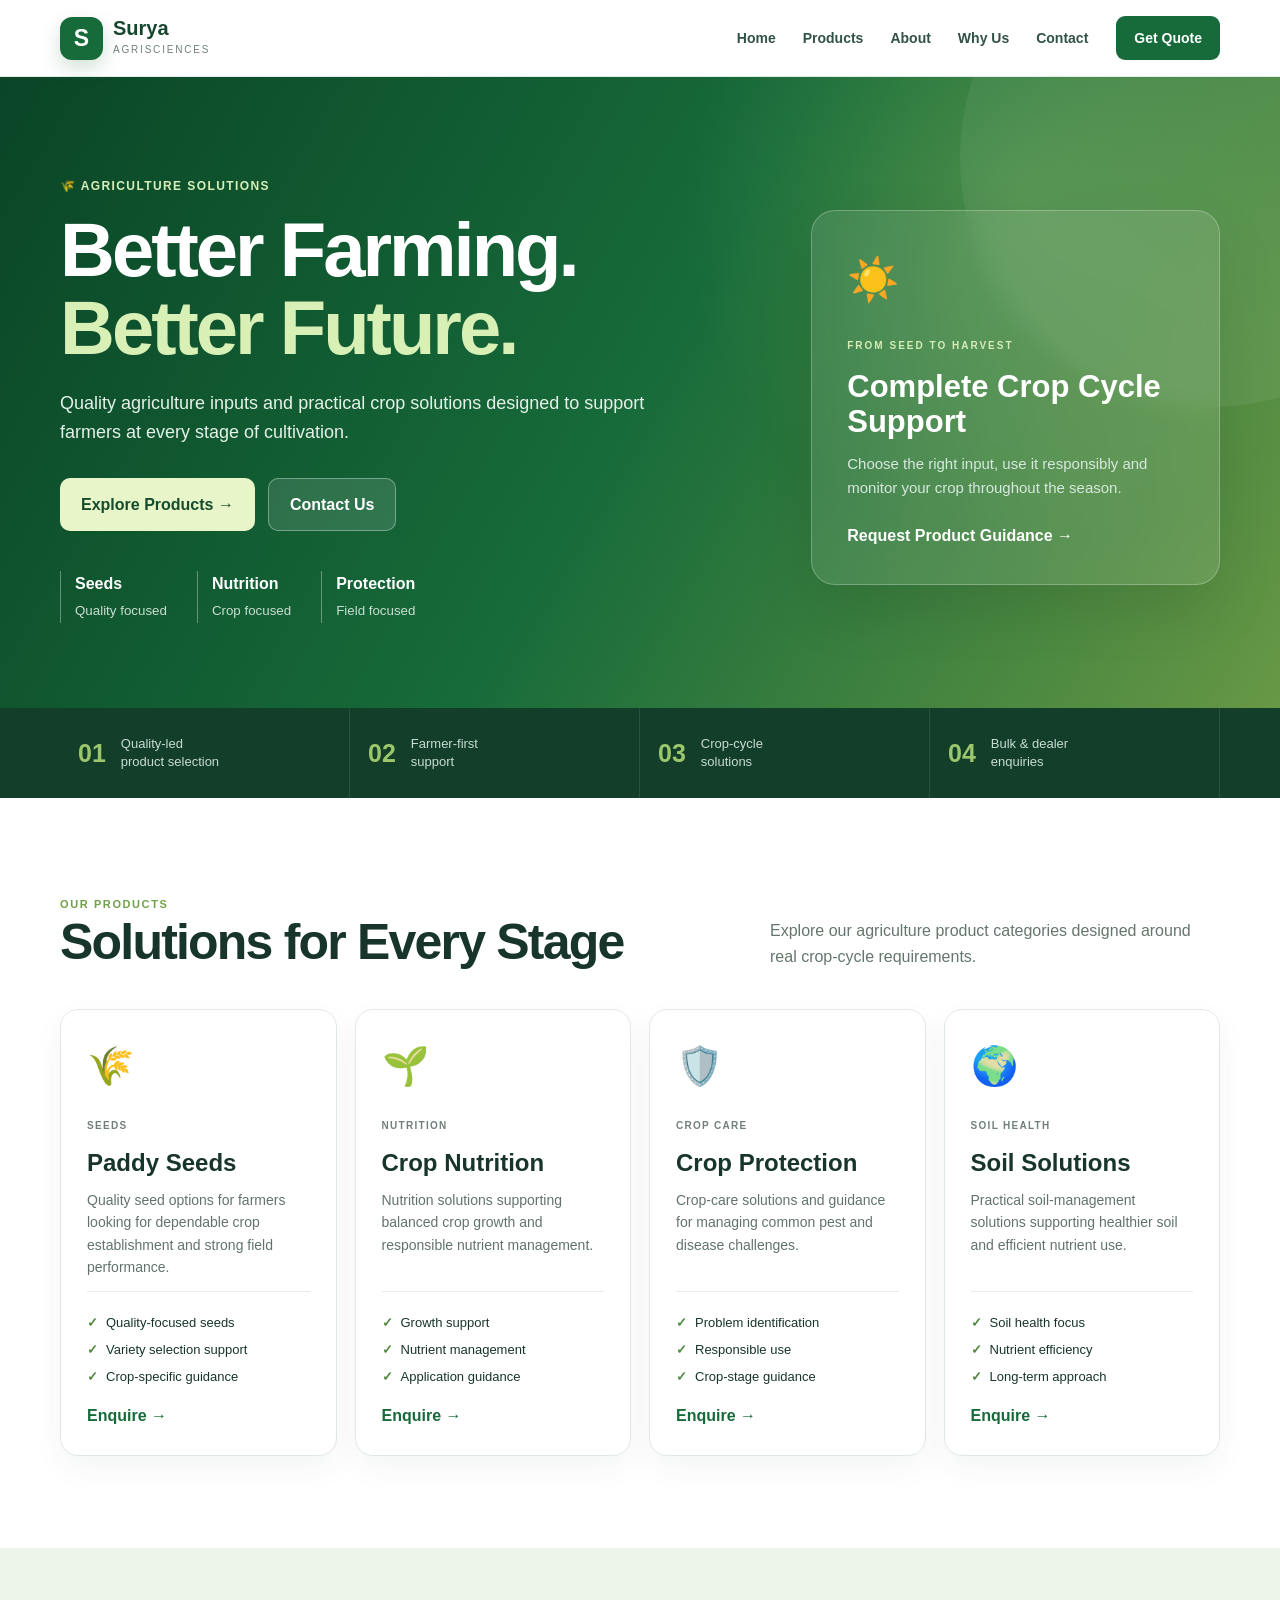
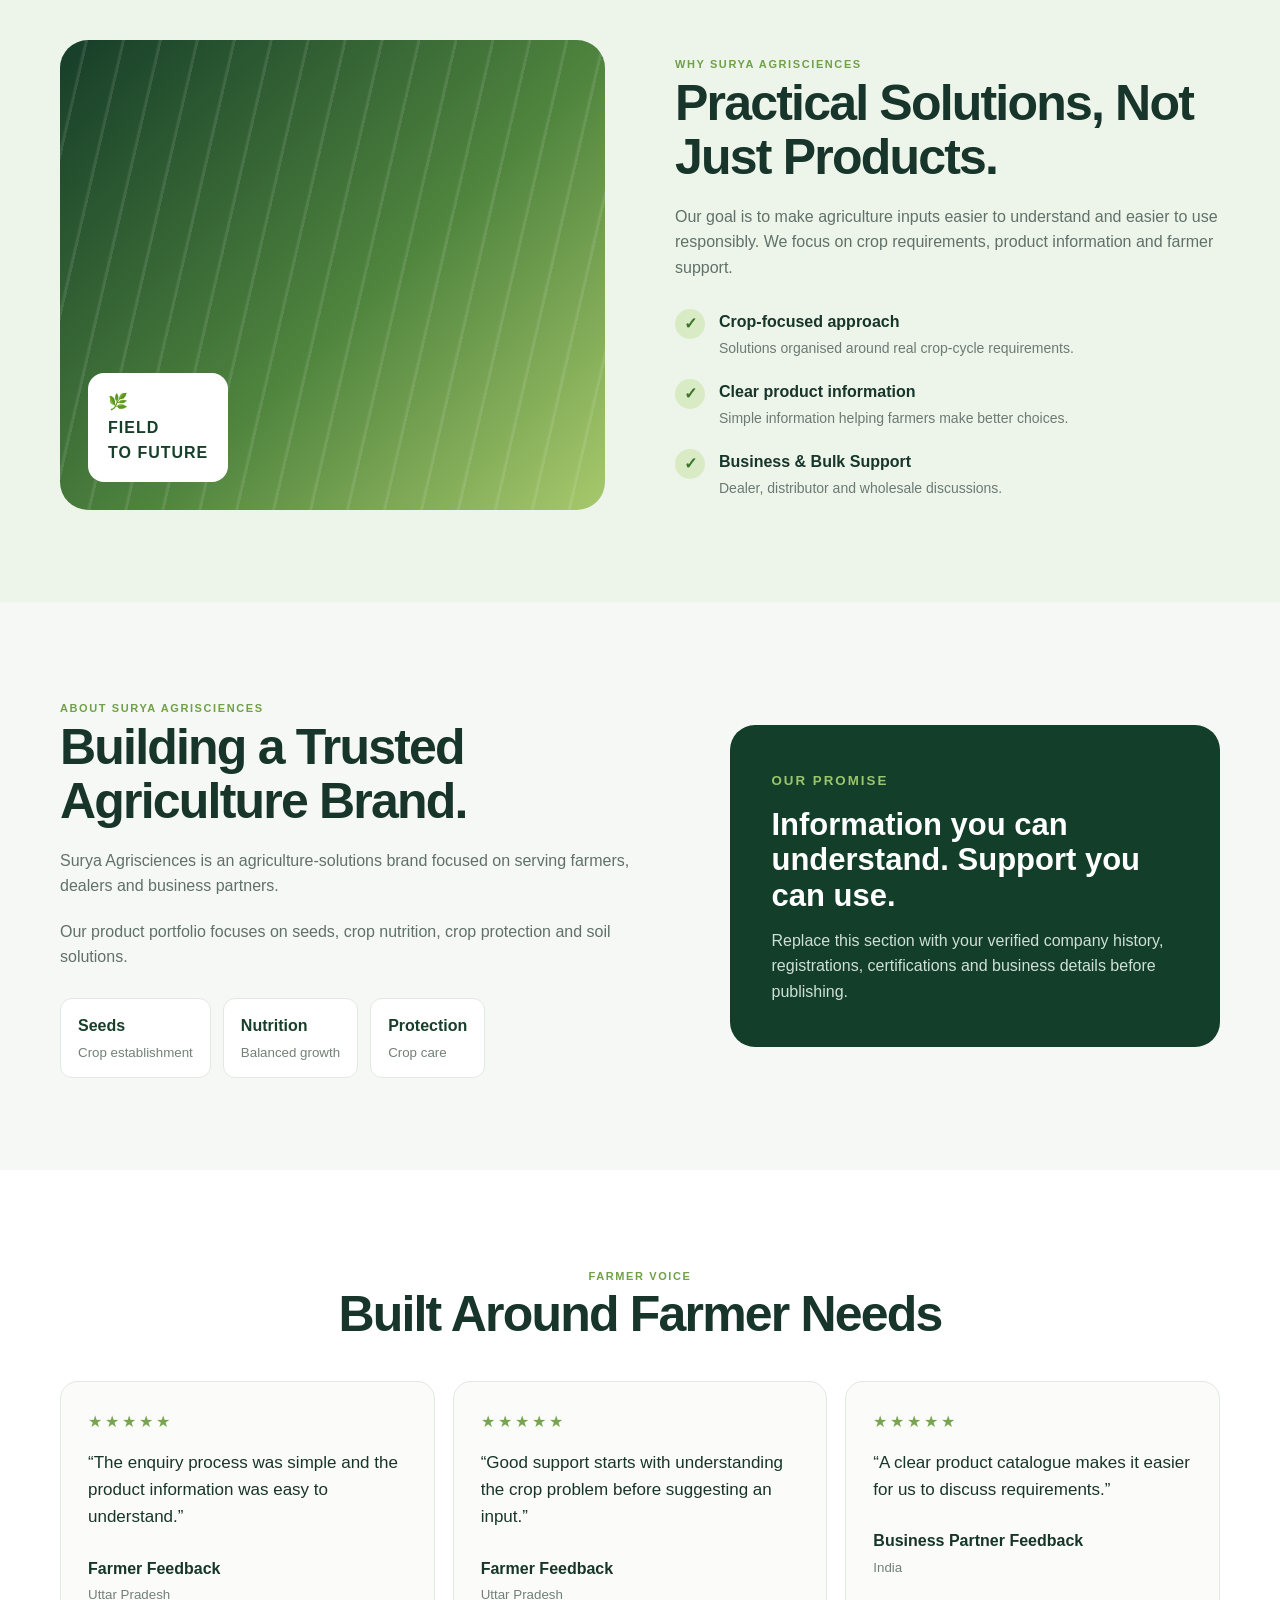
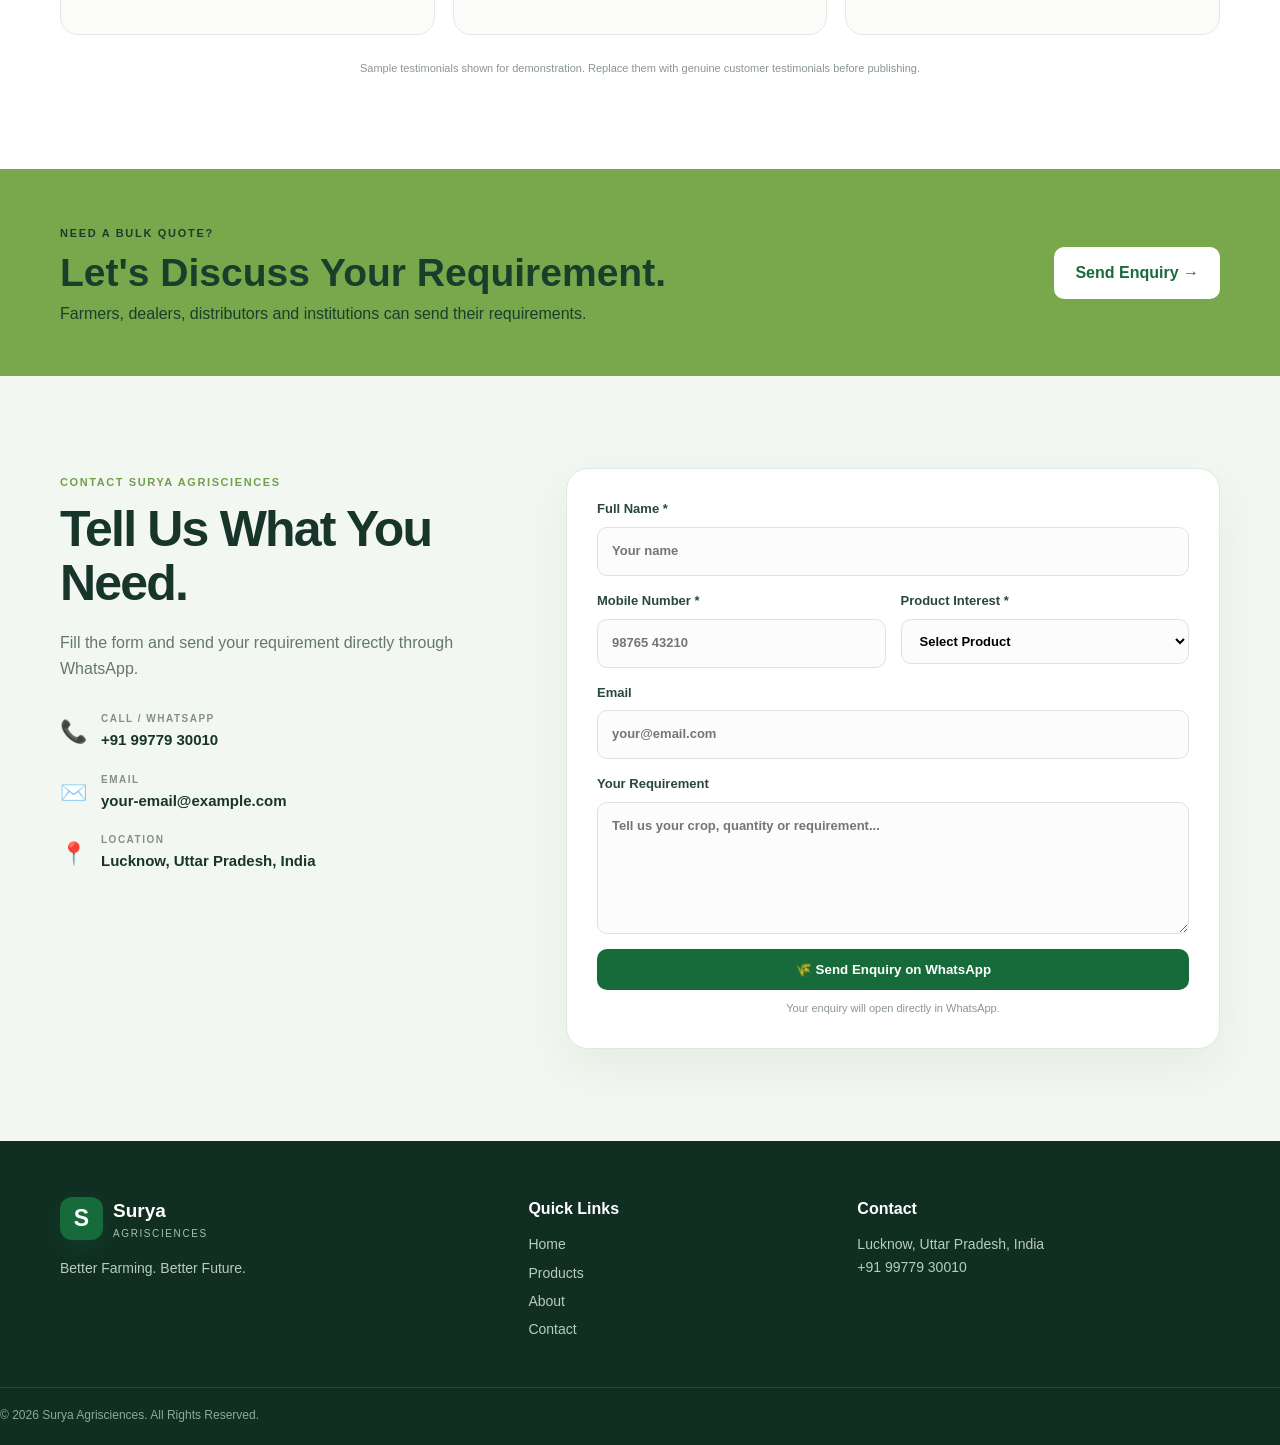
<file: index.html>
<!DOCTYPE html>
<html lang="en">
<head>
    <meta charset="UTF-8">
    <meta name="viewport" content="width=device-width, initial-scale=1.0">

    <meta name="description"
        content="Surya Agrisciences - Agriculture seeds, crop nutrition, crop protection and soil solutions.">

    <meta name="keywords"
        content="Surya Agrisciences, agriculture, seeds, paddy seeds, crop nutrition, crop protection, soil solutions">

    <meta name="author" content="Surya Agrisciences">

    <title>Surya Agrisciences | Better Farming. Better Future.</title>

    <link rel="stylesheet" href="style.css">
</head>

<body>

<!-- ================= HEADER ================= -->

<header class="header">

    <div class="container nav-container">

        <a href="#home" class="logo">

            <div class="logo-icon">S</div>

            <div>
                <strong>Surya</strong>
                <span>Agrisciences</span>
            </div>

        </a>


        <button class="menu-btn" id="menuBtn">
            ☰
        </button>


        <nav id="navMenu">

            <a href="#home">Home</a>

            <a href="#products">Products</a>

            <a href="#about">About</a>

            <a href="#why-us">Why Us</a>

            <a href="#contact">Contact</a>

        </nav>


        <a href="#contact" class="nav-button">
            Get Quote
        </a>

    </div>

</header>



<!-- ================= HERO ================= -->

<section class="hero" id="home">

    <div class="hero-overlay"></div>

    <div class="container hero-container">

        <div class="hero-content">

            <span class="hero-tag">
                🌾 Agriculture Solutions
            </span>


            <h1>
                Better Farming.
                <span>Better Future.</span>
            </h1>


            <p>
                Quality agriculture inputs and practical crop solutions
                designed to support farmers at every stage of cultivation.
            </p>


            <div class="hero-buttons">

                <a href="#products" class="btn primary">
                    Explore Products →
                </a>

                <a href="#contact" class="btn secondary">
                    Contact Us
                </a>

            </div>


            <div class="hero-points">

                <div>
                    <strong>Seeds</strong>
                    <small>Quality focused</small>
                </div>

                <div>
                    <strong>Nutrition</strong>
                    <small>Crop focused</small>
                </div>

                <div>
                    <strong>Protection</strong>
                    <small>Field focused</small>
                </div>

            </div>

        </div>


        <div class="hero-card">

            <div class="sun-icon">
                ☀️
            </div>

            <small>
                FROM SEED TO HARVEST
            </small>

            <h2>
                Complete Crop Cycle Support
            </h2>

            <p>
                Choose the right input, use it responsibly and
                monitor your crop throughout the season.
            </p>

            <a href="#contact">
                Request Product Guidance →
            </a>

        </div>

    </div>

</section>



<!-- ================= STATS ================= -->

<section class="stats">

    <div class="container stats-grid">

        <div>
            <strong>01</strong>
            <span>
                Quality-led<br>
                product selection
            </span>
        </div>

        <div>
            <strong>02</strong>
            <span>
                Farmer-first<br>
                support
            </span>
        </div>

        <div>
            <strong>03</strong>
            <span>
                Crop-cycle<br>
                solutions
            </span>
        </div>

        <div>
            <strong>04</strong>
            <span>
                Bulk & dealer<br>
                enquiries
            </span>
        </div>

    </div>

</section>



<!-- ================= PRODUCTS ================= -->

<section class="section" id="products">

    <div class="container">

        <div class="section-heading">

            <div>

                <span>
                    OUR PRODUCTS
                </span>

                <h2>
                    Solutions for Every Stage
                </h2>

            </div>

            <p>
                Explore our agriculture product categories
                designed around real crop-cycle requirements.
            </p>

        </div>



        <div class="products-grid">


            <!-- PRODUCT 1 -->

            <div class="product-card">

                <div class="product-icon">
                    🌾
                </div>

                <small>
                    SEEDS
                </small>

                <h3>
                    Paddy Seeds
                </h3>

                <p>
                    Quality seed options for farmers looking
                    for dependable crop establishment and
                    strong field performance.
                </p>

                <ul>

                    <li>Quality-focused seeds</li>

                    <li>Variety selection support</li>

                    <li>Crop-specific guidance</li>

                </ul>

                <a href="#contact"
                   onclick="selectProduct('Paddy Seeds')">

                    Enquire →

                </a>

            </div>



            <!-- PRODUCT 2 -->

            <div class="product-card">

                <div class="product-icon">
                    🌱
                </div>

                <small>
                    NUTRITION
                </small>

                <h3>
                    Crop Nutrition
                </h3>

                <p>
                    Nutrition solutions supporting balanced
                    crop growth and responsible nutrient
                    management.
                </p>

                <ul>

                    <li>Growth support</li>

                    <li>Nutrient management</li>

                    <li>Application guidance</li>

                </ul>

                <a href="#contact"
                   onclick="selectProduct('Crop Nutrition')">

                    Enquire →

                </a>

            </div>



            <!-- PRODUCT 3 -->

            <div class="product-card">

                <div class="product-icon">
                    🛡️
                </div>

                <small>
                    CROP CARE
                </small>

                <h3>
                    Crop Protection
                </h3>

                <p>
                    Crop-care solutions and guidance for
                    managing common pest and disease
                    challenges.
                </p>

                <ul>

                    <li>Problem identification</li>

                    <li>Responsible use</li>

                    <li>Crop-stage guidance</li>

                </ul>

                <a href="#contact"
                   onclick="selectProduct('Crop Protection')">

                    Enquire →

                </a>

            </div>



            <!-- PRODUCT 4 -->

            <div class="product-card">

                <div class="product-icon">
                    🌍
                </div>

                <small>
                    SOIL HEALTH
                </small>

                <h3>
                    Soil Solutions
                </h3>

                <p>
                    Practical soil-management solutions
                    supporting healthier soil and efficient
                    nutrient use.
                </p>

                <ul>

                    <li>Soil health focus</li>

                    <li>Nutrient efficiency</li>

                    <li>Long-term approach</li>

                </ul>

                <a href="#contact"
                   onclick="selectProduct('Soil Solutions')">

                    Enquire →

                </a>

            </div>

        </div>

    </div>

</section>



<!-- ================= WHY US ================= -->

<section class="why-section" id="why-us">

    <div class="container why-grid">

        <div class="field-image">

            <div class="field-badge">

                🌿

                <br>

                FIELD
                <br>

                TO FUTURE

            </div>

        </div>


        <div class="why-content">

            <span>
                WHY SURYA AGRISCIENCES
            </span>

            <h2>
                Practical Solutions,
                Not Just Products.
            </h2>

            <p>
                Our goal is to make agriculture inputs easier
                to understand and easier to use responsibly.
                We focus on crop requirements, product
                information and farmer support.
            </p>


            <div class="features">

                <div class="feature">

                    <div class="check">
                        ✓
                    </div>

                    <div>

                        <strong>
                            Crop-focused approach
                        </strong>

                        <p>
                            Solutions organised around
                            real crop-cycle requirements.
                        </p>

                    </div>

                </div>


                <div class="feature">

                    <div class="check">
                        ✓
                    </div>

                    <div>

                        <strong>
                            Clear product information
                        </strong>

                        <p>
                            Simple information helping
                            farmers make better choices.
                        </p>

                    </div>

                </div>


                <div class="feature">

                    <div class="check">
                        ✓
                    </div>

                    <div>

                        <strong>
                            Business & Bulk Support
                        </strong>

                        <p>
                            Dealer, distributor and
                            wholesale discussions.
                        </p>

                    </div>

                </div>

            </div>

        </div>

    </div>

</section>



<!-- ================= ABOUT ================= -->

<section class="section about" id="about">

    <div class="container about-grid">

        <div>

            <span>
                ABOUT SURYA AGRISCIENCES
            </span>

            <h2>
                Building a Trusted
                Agriculture Brand.
            </h2>

            <p>
                Surya Agrisciences is an agriculture-solutions
                brand focused on serving farmers, dealers and
                business partners.
            </p>

            <p>
                Our product portfolio focuses on seeds,
                crop nutrition, crop protection and soil
                solutions.
            </p>


            <div class="mini-cards">

                <div>
                    <strong>
                        Seeds
                    </strong>

                    <small>
                        Crop establishment
                    </small>
                </div>

                <div>
                    <strong>
                        Nutrition
                    </strong>

                    <small>
                        Balanced growth
                    </small>
                </div>

                <div>
                    <strong>
                        Protection
                    </strong>

                    <small>
                        Crop care
                    </small>
                </div>

            </div>

        </div>


        <div class="promise">

            <small>
                OUR PROMISE
            </small>

            <h3>
                Information you can understand.
                Support you can use.
            </h3>

            <p>
                Replace this section with your verified
                company history, registrations, certifications
                and business details before publishing.
            </p>

        </div>

    </div>

</section>



<!-- ================= TESTIMONIALS ================= -->

<section class="section testimonials">

    <div class="container">

        <div class="section-heading center">

            <div>

                <span>
                    FARMER VOICE
                </span>

                <h2>
                    Built Around Farmer Needs
                </h2>

            </div>

        </div>


        <div class="testimonial-grid">


            <div class="testimonial">

                <div class="stars">
                    ★★★★★
                </div>

                <p>
                    “The enquiry process was simple and
                    the product information was easy to
                    understand.”
                </p>

                <strong>
                    Farmer Feedback
                </strong>

                <small>
                    Uttar Pradesh
                </small>

            </div>


            <div class="testimonial">

                <div class="stars">
                    ★★★★★
                </div>

                <p>
                    “Good support starts with understanding
                    the crop problem before suggesting
                    an input.”
                </p>

                <strong>
                    Farmer Feedback
                </strong>

                <small>
                    Uttar Pradesh
                </small>

            </div>


            <div class="testimonial">

                <div class="stars">
                    ★★★★★
                </div>

                <p>
                    “A clear product catalogue makes it
                    easier for us to discuss requirements.”
                </p>

                <strong>
                    Business Partner Feedback
                </strong>

                <small>
                    India
                </small>

            </div>

        </div>


        <p class="sample-note">
            Sample testimonials shown for demonstration.
            Replace them with genuine customer testimonials
            before publishing.
        </p>

    </div>

</section>



<!-- ================= CTA ================= -->

<section class="cta">

    <div class="container cta-container">

        <div>

            <span>
                NEED A BULK QUOTE?
            </span>

            <h2>
                Let's Discuss Your Requirement.
            </h2>

            <p>
                Farmers, dealers, distributors and
                institutions can send their requirements.
            </p>

        </div>


        <a href="#contact" class="btn white">
            Send Enquiry →
        </a>

    </div>

</section>



<!-- ================= CONTACT ================= -->

<section class="section contact" id="contact">

    <div class="container contact-grid">


        <div class="contact-info">

            <span>
                CONTACT SURYA AGRISCIENCES
            </span>

            <h2>
                Tell Us What You Need.
            </h2>

            <p>
                Fill the form and send your requirement
                directly through WhatsApp.
            </p>


            <div class="contact-detail">

                <div>
                    📞
                </div>

                <div>

                    <small>
                        CALL / WHATSAPP
                    </small>

                    <strong id="phoneDisplay">
                        +91 XXXXX XXXXX
                    </strong>

                </div>

            </div>


            <div class="contact-detail">

                <div>
                    ✉️
                </div>

                <div>

                    <small>
                        EMAIL
                    </small>

                    <strong>
                        your-email@example.com
                    </strong>

                </div>

            </div>


            <div class="contact-detail">

                <div>
                    📍
                </div>

                <div>

                    <small>
                        LOCATION
                    </small>

                    <strong>
                        Lucknow, Uttar Pradesh, India
                    </strong>

                </div>

            </div>

        </div>



        <!-- FORM -->

        <form id="enquiryForm" class="contact-form">

            <label>

                Full Name *

                <input
                    type="text"
                    name="name"
                    placeholder="Your name"
                    required
                >

            </label>


            <div class="form-row">

                <label>

                    Mobile Number *

                    <input
                        type="tel"
                        name="mobile"
                        placeholder="98765 43210"
                        required
                    >

                </label>


                <label>

                    Product Interest *

                    <select
                        name="product"
                        id="productSelect"
                        required
                    >

                        <option value="">
                            Select Product
                        </option>

                        <option>
                            Paddy Seeds
                        </option>

                        <option>
                            Crop Nutrition
                        </option>

                        <option>
                            Crop Protection
                        </option>

                        <option>
                            Soil Solutions
                        </option>

                        <option>
                            Dealer / Bulk Enquiry
                        </option>

                    </select>

                </label>

            </div>


            <label>

                Email

                <input
                    type="email"
                    name="email"
                    placeholder="your@email.com"
                >

            </label>


            <label>

                Your Requirement

                <textarea
                    name="message"
                    rows="5"
                    placeholder="Tell us your crop, quantity or requirement..."
                ></textarea>

            </label>


            <button
                type="submit"
                class="btn primary full"
            >

                🌾 Send Enquiry on WhatsApp

            </button>


            <p class="form-note">
                Your enquiry will open directly in WhatsApp.
            </p>

        </form>

    </div>

</section>



<!-- ================= FOOTER ================= -->

<footer>

    <div class="container footer-grid">

        <div>

            <div class="footer-logo">

                <div class="logo-icon">
                    S
                </div>

                <div>

                    <strong>
                        Surya
                    </strong>

                    <span>
                        Agrisciences
                    </span>

                </div>

            </div>


            <p>
                Better Farming. Better Future.
            </p>

        </div>


        <div>

            <h4>
                Quick Links
            </h4>

            <a href="#home">
                Home
            </a>

            <a href="#products">
                Products
            </a>

            <a href="#about">
                About
            </a>

            <a href="#contact">
                Contact
            </a>

        </div>


        <div>

            <h4>
                Contact
            </h4>

            <p>
                Lucknow, Uttar Pradesh, India
            </p>

            <p id="footerPhone">
                +91 XXXXX XXXXX
            </p>

        </div>

    </div>


    <div class="copyright">

        © <span id="year"></span>
        Surya Agrisciences.
        All Rights Reserved.

    </div>

</footer>



<script src="script.js"></script>

</body>
</html>
</file>
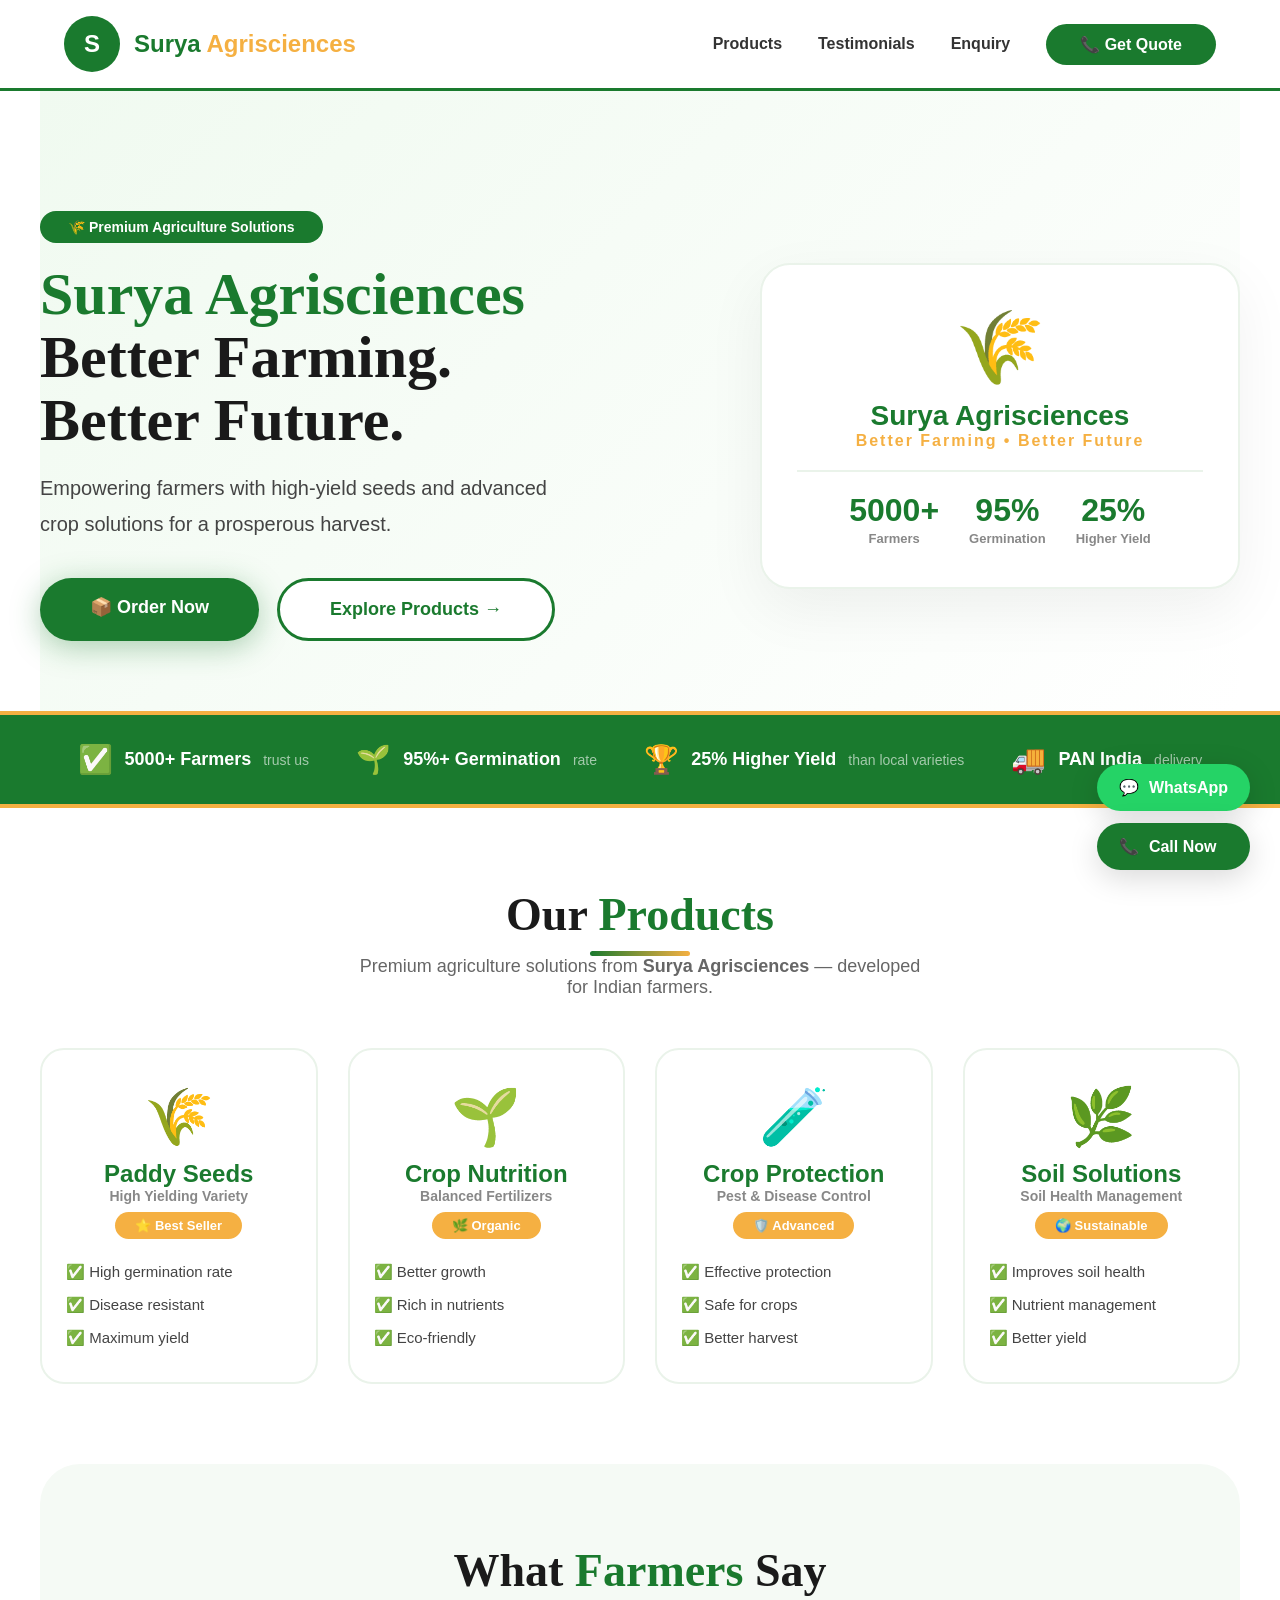
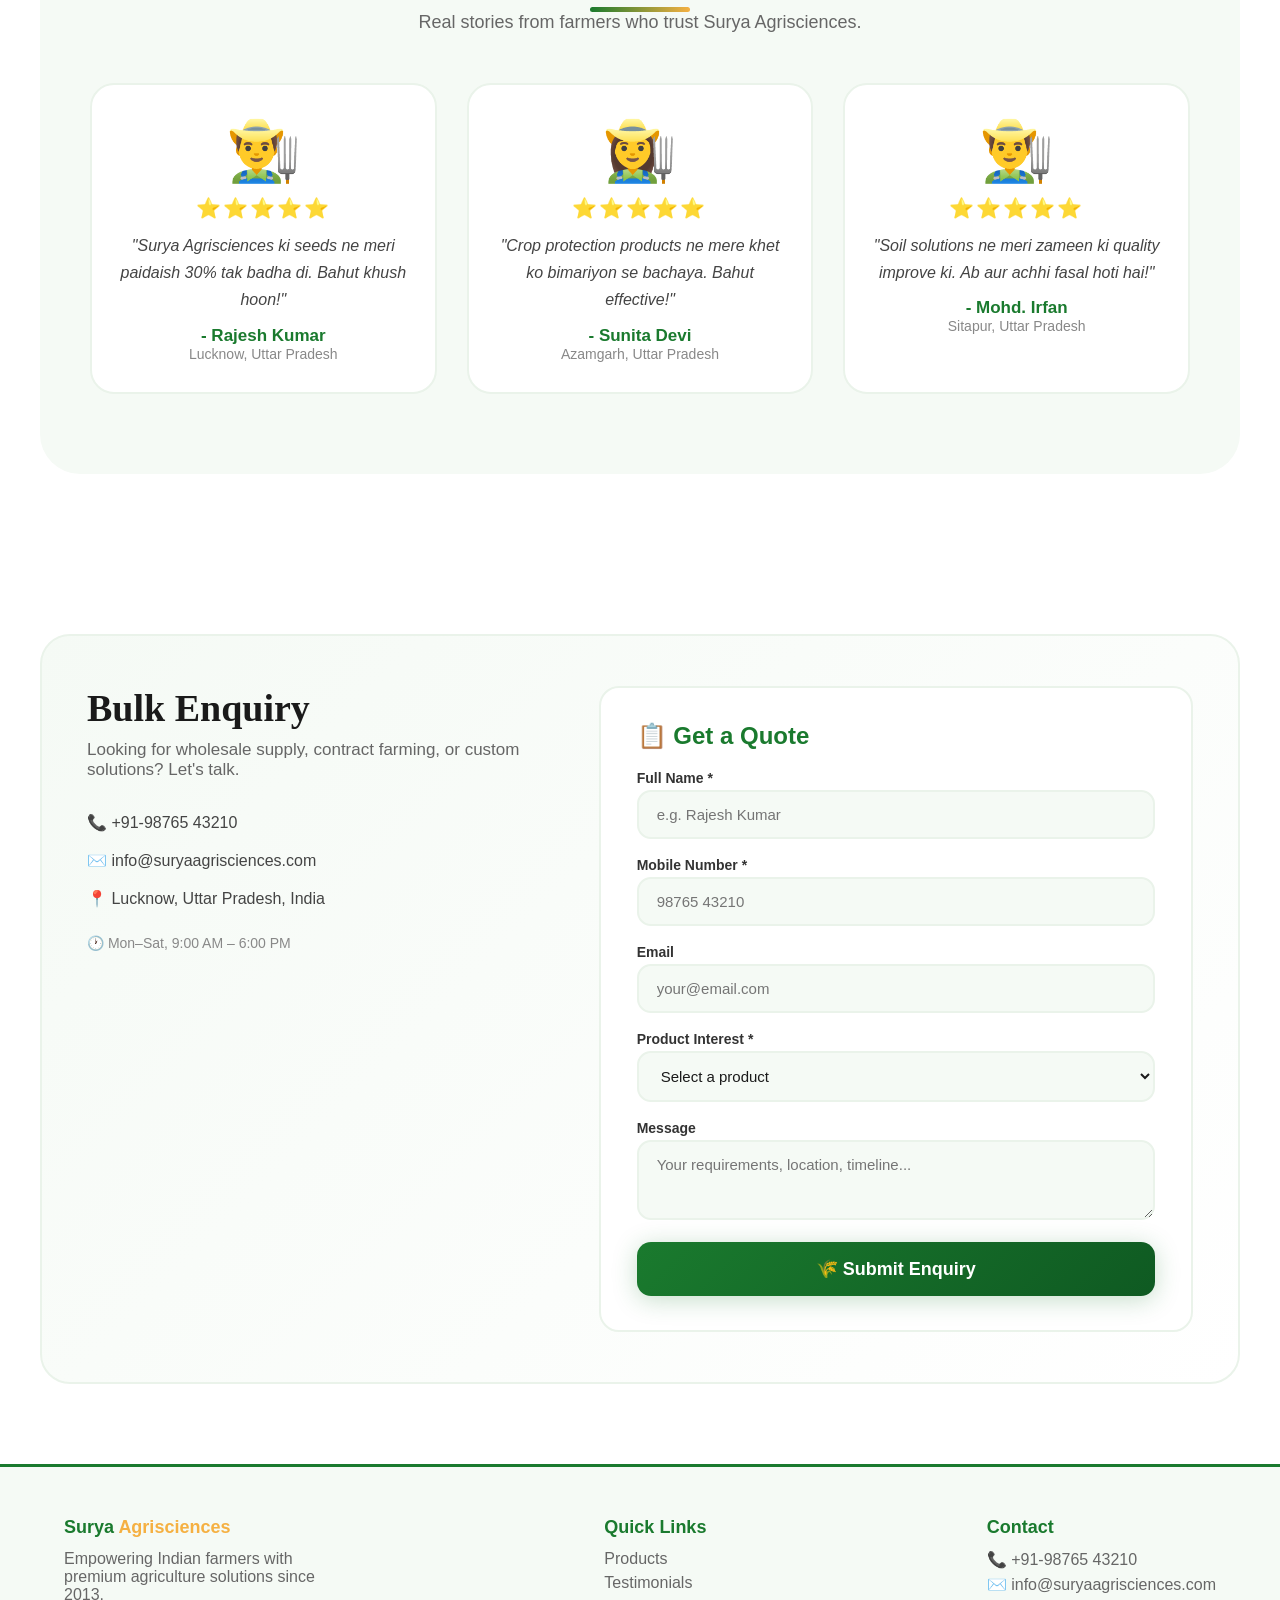
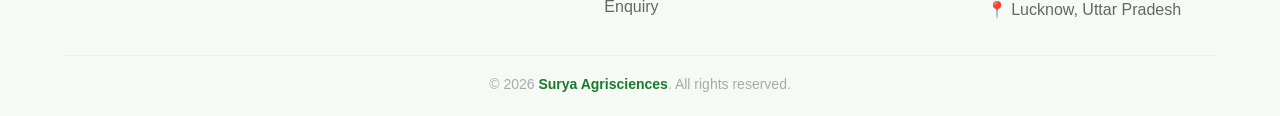
<file: Surya.html>
<!DOCTYPE html>
<html lang="hi">
<head>
    <meta charset="UTF-8">
    <meta name="viewport" content="width=device-width, initial-scale=1.0">
    <title>Surya Agrisciences</title>
    <style>
        *{margin:0;padding:0;box-sizing:border-box;}
        body{font-family:'Inter',sans-serif;background:#fff;color:#1a1a1a;}
        .container{max-width:1200px;margin:0 auto;padding:0 24px;}
        .navbar{background:#fff;padding:16px 0;border-bottom:3px solid #1a7a2e;position:sticky;top:0;z-index:999;}
        .nav-flex{display:flex;justify-content:space-between;align-items:center;flex-wrap:wrap;}
        .logo{display:flex;align-items:center;gap:14px;text-decoration:none;}
        .logo-icon{width:56px;height:56px;background:#1a7a2e;border-radius:50%;display:flex;align-items:center;justify-content:center;color:#fff;font-size:24px;font-weight:900;}
        .logo-text .company{font-size:24px;font-weight:900;color:#1a7a2e;}
        .logo-text .company span{color:#f5b042;}
        .nav-links{display:flex;gap:36px;list-style:none;font-weight:600;}
        .nav-links a{text-decoration:none;color:#333;transition:color 0.3s;}
        .nav-links a:hover{color:#1a7a2e;}
        .nav-cta{background:#1a7a2e;color:#fff!important;padding:12px 34px!important;border-radius:50px!important;}
        .hero{padding:120px 0 70px;display:flex;align-items:center;gap:60px;flex-wrap:wrap;background:linear-gradient(135deg,#f0faf0,#fff);}
        .hero-left{flex:1 1 50%;}
        .hero-left .badge{background:#1a7a2e;color:#fff;padding:8px 28px;border-radius:50px;font-size:14px;font-weight:800;display:inline-block;margin-bottom:20px;}
        .hero-left h1{font-size:60px;font-family:'Playfair Display',serif;line-height:1.05;margin-bottom:18px;}
        .hero-left h1 .highlight{color:#1a7a2e;}
        .hero-left p{font-size:20px;color:#444;max-width:520px;margin-bottom:36px;line-height:1.8;}
        .btn-primary{background:#1a7a2e;color:#fff;padding:18px 50px;border-radius:60px;text-decoration:none;font-weight:800;font-size:18px;display:inline-block;box-shadow:0 6px 30px rgba(26,122,46,0.35);}
        .btn-secondary{background:#fff;color:#1a7a2e;padding:18px 50px;border-radius:60px;text-decoration:none;font-weight:700;font-size:18px;border:3px solid #1a7a2e;display:inline-block;}
        .btn-group{display:flex;gap:18px;flex-wrap:wrap;}
        .hero-right{flex:1 1 35%;}
        .hero-card{background:#fff;border-radius:30px;padding:40px 35px;text-align:center;box-shadow:0 20px 60px rgba(0,0,0,0.06);border:2px solid #eaf3ea;}
        .hero-card .icon{font-size:72px;display:block;margin-bottom:10px;}
        .hero-card h3{font-size:28px;font-weight:900;color:#1a7a2e;}
        .hero-card .tagline{font-size:16px;color:#f5b042;font-weight:700;letter-spacing:2px;}
        .hero-card .stats{display:flex;justify-content:center;gap:30px;margin-top:20px;padding-top:20px;border-top:2px solid #eaf3ea;}
        .hero-card .stats .num{font-size:32px;font-weight:900;color:#1a7a2e;display:block;}
        .hero-card .stats .label{font-size:13px;color:#888;font-weight:600;}
        .trust-bar{background:#1a7a2e;padding:28px 0;border-top:4px solid #f5b042;border-bottom:4px solid #f5b042;}
        .trust-grid{display:flex;justify-content:space-around;flex-wrap:wrap;gap:20px;text-align:center;}
        .trust-item{font-weight:700;font-size:18px;color:#fff;display:flex;align-items:center;gap:12px;}
        .trust-item .emoji{font-size:28px;}
        .trust-item small{font-weight:400;color:rgba(255,255,255,0.6);font-size:14px;}
        .section{padding:80px 0;}
        .section-title{font-family:'Playfair Display',serif;font-size:46px;text-align:center;margin-bottom:4px;}
        .section-title span{color:#1a7a2e;}
        .section-sub{text-align:center;color:#666;max-width:580px;margin:0 auto 50px;font-size:18px;}
        .glow-line{width:100px;height:5px;background:linear-gradient(90deg,#1a7a2e,#f5b042);border-radius:4px;margin:10px auto 0;}
        .products-grid{display:grid;grid-template-columns:repeat(auto-fit,minmax(270px,1fr));gap:30px;}
        .product-card{background:#fff;border:2px solid #eaf3ea;border-radius:24px;padding:34px 24px 28px;text-align:center;transition:all 0.4s;}
        .product-card:hover{transform:translateY(-12px);border-color:#1a7a2e;box-shadow:0 20px 60px rgba(26,122,46,0.08);}
        .product-card .icon{font-size:56px;display:block;margin-bottom:10px;}
        .product-card h3{font-size:24px;color:#1a7a2e;font-weight:800;}
        .product-card .variety{font-size:14px;color:#888;font-weight:600;}
        .product-card .badge{background:#f5b042;color:#fff;padding:6px 20px;border-radius:50px;font-size:13px;font-weight:800;display:inline-block;margin-top:8px;}
        .product-card .features{margin-top:16px;font-size:15px;color:#444;line-height:2.2;text-align:left;}
        .product-card .features span{display:block;font-weight:500;}
        .product-card .features span::before{content:'✅ ';color:#1a7a2e;}
        .float-buttons{position:fixed;bottom:30px;right:30px;z-index:999;display:flex;flex-direction:column;gap:12px;}
        .float-btn{display:flex;align-items:center;gap:10px;padding:14px 22px;border-radius:60px;text-decoration:none;font-weight:700;color:#fff;box-shadow:0 8px 30px rgba(0,0,0,0.15);transition:all 0.3s;}
        .float-btn:hover{transform:translateY(-4px)scale(1.05);}
        .float-call{background:#1a7a2e;}
        .float-whatsapp{background:#25D366;}
        .footer{padding:50px 0 24px;border-top:3px solid #1a7a2e;background:#f5faf5;}
        .footer-grid{display:flex;justify-content:space-between;flex-wrap:wrap;gap:30px;margin-bottom:30px;}
        .footer-col h4{font-size:18px;color:#1a7a2e;margin-bottom:12px;font-weight:800;}
        .footer-col a{display:block;color:#666;text-decoration:none;margin-bottom:6px;font-weight:500;}
        .footer-col a:hover{color:#1a7a2e;}
        .footer-bottom{text-align:center;border-top:1px solid #eaf3ea;padding-top:20px;font-size:14px;color:#aaa;}
        .footer-bottom strong{color:#1a7a2e;}
        @media(max-width:768px){
            .hero-left h1{font-size:38px;}
            .nav-flex{flex-direction:column;}
            .nav-links{justify-content:center;margin-top:12px;gap:20px;flex-wrap:wrap;}
            .hero{padding:140px 0 40px;}
            .hero-card .stats{flex-direction:column;gap:12px;}
            .section-title{font-size:32px;}
            .btn-primary,.btn-secondary{padding:14px 32px;font-size:15px;}
            .trust-item{font-size:15px;}
            .trust-item .emoji{font-size:22px;}
        }
        @media(max-width:480px){
            .hero-left h1{font-size:30px;}
            .hero-left p{font-size:17px;}
            .products-grid{grid-template-columns:1fr;}
            .float-btn{padding:10px 16px;font-size:13px;}
            .float-btn-label{display:none;}
        }
    </style>
</head>
<body>

    <!-- NAVBAR -->
    <nav class="navbar">
        <div class="container nav-flex">
            <a href="#" class="logo">
                <div class="logo-icon">S</div>
                <div class="logo-text">
                    <span class="company">Surya <span>Agrisciences</span></span>
                </div>
            </a>
            <ul class="nav-links">
                <li><a href="#products">Products</a></li>
                <li><a href="#testimonials">Testimonials</a></li>
                <li><a href="#enquiry">Enquiry</a></li>
                <li><a href="#enquiry" class="nav-cta">📞 Get Quote</a></li>
            </ul>
        </div>
    </nav>

    <!-- FLOATING BUTTONS -->
    <div class="float-buttons">
        <a href="https://wa.me/919876543210" target="_blank" class="float-btn float-whatsapp">
            <span class="icon">💬</span>
            <span class="float-btn-label">WhatsApp</span>
        </a>
        <a href="tel:+919876543210" class="float-btn float-call">
            <span class="icon">📞</span>
            <span class="float-btn-label">Call Now</span>
        </a>
    </div>

    <!-- HERO -->
    <section class="container hero">
        <div class="hero-left">
            <div class="badge">🌾 Premium Agriculture Solutions</div>
            <h1><span class="highlight">Surya Agrisciences</span><br>Better Farming.<br>Better Future.</h1>
            <p>Empowering farmers with high-yield seeds and advanced crop solutions for a prosperous harvest.</p>
            <div class="btn-group">
                <a href="#enquiry" class="btn-primary">📦 Order Now</a>
                <a href="#products" class="btn-secondary">Explore Products →</a>
            </div>
        </div>
        <div class="hero-right">
            <div class="hero-card">
                <span class="icon">🌾</span>
                <h3>Surya Agrisciences</h3>
                <div class="tagline">Better Farming • Better Future</div>
                <div class="stats">
                    <div><span class="num">5000+</span><span class="label">Farmers</span></div>
                    <div><span class="num">95%</span><span class="label">Germination</span></div>
                    <div><span class="num">25%</span><span class="label">Higher Yield</span></div>
                </div>
            </div>
        </div>
    </section>

    <!-- TRUST BAR -->
    <div class="trust-bar">
        <div class="container trust-grid">
            <span class="trust-item"><span class="emoji">✅</span> 5000+ Farmers <small>trust us</small></span>
            <span class="trust-item"><span class="emoji">🌱</span> 95%+ Germination <small>rate</small></span>
            <span class="trust-item"><span class="emoji">🏆</span> 25% Higher Yield <small>than local varieties</small></span>
            <span class="trust-item"><span class="emoji">🚚</span> PAN India <small>delivery</small></span>
        </div>
    </div>

    <!-- PRODUCTS -->
    <section class="section container" id="products">
        <h2 class="section-title">Our <span>Products</span></h2>
        <div class="glow-line"></div>
        <p class="section-sub">Premium agriculture solutions from <strong>Surya Agrisciences</strong> — developed for Indian farmers.</p>
        <div class="products-grid">
            <div class="product-card">
                <span class="icon">🌾</span>
                <h3>Paddy Seeds</h3>
                <div class="variety">High Yielding Variety</div>
                <span class="badge">⭐ Best Seller</span>
                <div class="features">
                    <span>High germination rate</span>
                    <span>Disease resistant</span>
                    <span>Maximum yield</span>
                </div>
            </div>
            <div class="product-card">
                <span class="icon">🌱</span>
                <h3>Crop Nutrition</h3>
                <div class="variety">Balanced Fertilizers</div>
                <span class="badge">🌿 Organic</span>
                <div class="features">
                    <span>Better growth</span>
                    <span>Rich in nutrients</span>
                    <span>Eco-friendly</span>
                </div>
            </div>
            <div class="product-card">
                <span class="icon">🧪</span>
                <h3>Crop Protection</h3>
                <div class="variety">Pest & Disease Control</div>
                <span class="badge">🛡️ Advanced</span>
                <div class="features">
                    <span>Effective protection</span>
                    <span>Safe for crops</span>
                    <span>Better harvest</span>
                </div>
            </div>
            <div class="product-card">
                <span class="icon">🌿</span>
                <h3>Soil Solutions</h3>
                <div class="variety">Soil Health Management</div>
                <span class="badge">🌍 Sustainable</span>
                <div class="features">
                    <span>Improves soil health</span>
                    <span>Nutrient management</span>
                    <span>Better yield</span>
                </div>
            </div>
        </div>
    </section>

    <!-- TESTIMONIALS -->
    <section class="section container" id="testimonials" style="background:#f5faf5;border-radius:40px;margin:0 auto 80px;padding:80px 24px;">
        <h2 class="section-title">What <span>Farmers</span> Say</h2>
        <div class="glow-line"></div>
        <p class="section-sub">Real stories from farmers who trust Surya Agrisciences.</p>
        <div class="testimonials-grid" style="display:grid;grid-template-columns:repeat(auto-fit,minmax(280px,1fr));gap:30px;max-width:1100px;margin:0 auto;">
            <div class="testimonial-card" style="background:#fff;border:2px solid #eaf3ea;border-radius:24px;padding:30px 28px;text-align:center;">
                <span class="avatar" style="font-size:60px;display:block;margin-bottom:10px;">👨‍🌾</span>
                <div class="stars" style="color:#f5b042;font-size:20px;letter-spacing:2px;">⭐⭐⭐⭐⭐</div>
                <p class="quote" style="font-size:16px;color:#444;font-style:italic;line-height:1.7;margin:12px 0;">"Surya Agrisciences ki seeds ne meri paidaish 30% tak badha di. Bahut khush hoon!"</p>
                <div class="name" style="font-weight:700;color:#1a7a2e;font-size:17px;">- Rajesh Kumar</div>
                <div class="location" style="font-size:14px;color:#888;">Lucknow, Uttar Pradesh</div>
            </div>
            <div class="testimonial-card" style="background:#fff;border:2px solid #eaf3ea;border-radius:24px;padding:30px 28px;text-align:center;">
                <span class="avatar" style="font-size:60px;display:block;margin-bottom:10px;">👩‍🌾</span>
                <div class="stars" style="color:#f5b042;font-size:20px;letter-spacing:2px;">⭐⭐⭐⭐⭐</div>
                <p class="quote" style="font-size:16px;color:#444;font-style:italic;line-height:1.7;margin:12px 0;">"Crop protection products ne mere khet ko bimariyon se bachaya. Bahut effective!"</p>
                <div class="name" style="font-weight:700;color:#1a7a2e;font-size:17px;">- Sunita Devi</div>
                <div class="location" style="font-size:14px;color:#888;">Azamgarh, Uttar Pradesh</div>
            </div>
            <div class="testimonial-card" style="background:#fff;border:2px solid #eaf3ea;border-radius:24px;padding:30px 28px;text-align:center;">
                <span class="avatar" style="font-size:60px;display:block;margin-bottom:10px;">👨‍🌾</span>
                <div class="stars" style="color:#f5b042;font-size:20px;letter-spacing:2px;">⭐⭐⭐⭐⭐</div>
                <p class="quote" style="font-size:16px;color:#444;font-style:italic;line-height:1.7;margin:12px 0;">"Soil solutions ne meri zameen ki quality improve ki. Ab aur achhi fasal hoti hai!"</p>
                <div class="name" style="font-weight:700;color:#1a7a2e;font-size:17px;">- Mohd. Irfan</div>
                <div class="location" style="font-size:14px;color:#888;">Sitapur, Uttar Pradesh</div>
            </div>
        </div>
    </section>

    <!-- ENQUIRY -->
    <section class="section container" id="enquiry">
        <div class="enquiry-section" style="background:linear-gradient(135deg,#f5faf5,#fff);border:2px solid #eaf3ea;border-radius:30px;padding:50px 45px;display:flex;gap:50px;flex-wrap:wrap;">
            <div class="enquiry-left" style="flex:1 1 38%;">
                <h2 style="font-family:'Playfair Display',serif;font-size:38px;color:#1a1a1a;margin-bottom:10px;">Bulk Enquiry</h2>
                <p style="color:#666;font-size:17px;">Looking for wholesale supply, contract farming, or custom solutions? Let's talk.</p>
                <div class="contact-info" style="margin-top:24px;font-size:16px;color:#444;line-height:2.4;font-weight:500;">
                    <div>📞 +91-98765 43210</div>
                    <div>✉️ info@suryaagrisciences.com</div>
                    <div>📍 Lucknow, Uttar Pradesh, India</div>
                    <div style="color:#888;font-size:14px;margin-top:8px;">🕐 Mon–Sat, 9:00 AM – 6:00 PM</div>
                </div>
            </div>
            <div class="enquiry-right" style="flex:1 1 50%;background:#fff;padding:34px 36px;border-radius:20px;border:2px solid #eaf3ea;">
                <h3 style="font-size:24px;color:#1a7a2e;margin-bottom:20px;font-weight:800;">📋 Get a Quote</h3>
                <form action="#" method="POST">
                    <div class="form-group" style="margin-bottom:18px;">
                        <label style="font-weight:700;font-size:14px;color:#333;display:block;margin-bottom:4px;">Full Name *</label>
                        <input type="text" placeholder="e.g. Rajesh Kumar" required style="width:100%;padding:14px 18px;background:#f5faf5;border:2px solid #eaf3ea;border-radius:14px;font-size:15px;font-family:inherit;color:#1a1a1a;" />
                    </div>
                    <div class="form-group" style="margin-bottom:18px;">
                        <label style="font-weight:700;font-size:14px;color:#333;display:block;margin-bottom:4px;">Mobile Number *</label>
                        <input type="tel" placeholder="98765 43210" required style="width:100%;padding:14px 18px;background:#f5faf5;border:2px solid #eaf3ea;border-radius:14px;font-size:15px;font-family:inherit;color:#1a1a1a;" />
                    </div>
                    <div class="form-group" style="margin-bottom:18px;">
                        <label style="font-weight:700;font-size:14px;color:#333;display:block;margin-bottom:4px;">Email</label>
                        <input type="email" placeholder="your@email.com" style="width:100%;padding:14px 18px;background:#f5faf5;border:2px solid #eaf3ea;border-radius:14px;font-size:15px;font-family:inherit;color:#1a1a1a;" />
                    </div>
                    <div class="form-group" style="margin-bottom:18px;">
                        <label style="font-weight:700;font-size:14px;color:#333;display:block;margin-bottom:4px;">Product Interest *</label>
                        <select required style="width:100%;padding:14px 18px;background:#f5faf5;border:2px solid #eaf3ea;border-radius:14px;font-size:15px;font-family:inherit;color:#1a1a1a;">
                            <option value="">Select a product</option>
                            <option>Paddy Seeds</option>
                            <option>Crop Nutrition</option>
                            <option>Crop Protection</option>
                            <option>Soil Solutions</option>
                            <option>Custom / Contract Farming</option>
                        </select>
                    </div>
                    <div class="form-group" style="margin-bottom:18px;">
                        <label style="font-weight:700;font-size:14px;color:#333;display:block;margin-bottom:4px;">Message</label>
                        <textarea placeholder="Your requirements, location, timeline..." style="width:100%;padding:14px 18px;background:#f5faf5;border:2px solid #eaf3ea;border-radius:14px;font-size:15px;font-family:inherit;color:#1a1a1a;height:80px;resize:vertical;"></textarea>
                    </div>
                    <button type="submit" class="btn-submit" style="background:linear-gradient(135deg,#1a7a2e,#0f5a22);color:#fff;padding:16px;border:none;border-radius:14px;font-weight:800;font-size:18px;cursor:pointer;width:100%;transition:all 0.3s;box-shadow:0 4px 25px rgba(26,122,46,0.25);">🌾 Submit Enquiry</button>
                </form>
            </div>
        </div>
    </section>

    <!-- FOOTER -->
    <footer class="footer">
        <div class="container">
            <div class="footer-grid">
                <div class="footer-col">
                    <h4>Surya <span style="color:#f5b042;">Agrisciences</span></h4>
                    <p style="color:#666;max-width:260px;">Empowering Indian farmers with premium agriculture solutions since 2013.</p>
                </div>
                <div class="footer-col">
                    <h4>Quick Links</h4>
                    <a href="#products">Products</a>
                    <a href="#testimonials">Testimonials</a>
                    <a href="#enquiry">Enquiry</a>
                </div>
                <div class="footer-col">
                    <h4>Contact</h4>
                    <a href="tel:+919876543210">📞 +91-98765 43210</a>
                    <a href="mailto:info@suryaagrisciences.com">✉️ info@suryaagrisciences.com</a>
                    <a href="#">📍 Lucknow, Uttar Pradesh</a>
                </div>
            </div>
            <div class="footer-bottom">
                &copy; 2026 <strong>Surya Agrisciences</strong>. All rights reserved.
            </div>
        </div>
    </footer>

</body>
</html>
</file>
<file: style.css>
/* =====================================================
   SURYA AGRISCIENCES
   COMPLETE RESPONSIVE WEBSITE CSS
===================================================== */

* {
    margin: 0;
    padding: 0;
    box-sizing: border-box;
}

html {
    scroll-behavior: smooth;
}

body {
    font-family: Arial, Helvetica, sans-serif;
    color: #17352a;
    background: #ffffff;
    line-height: 1.6;
}

a {
    text-decoration: none;
}

.container {
    width: 92%;
    max-width: 1160px;
    margin: auto;
}


/* =====================================================
   HEADER
===================================================== */

.header {
    position: sticky;
    top: 0;
    z-index: 1000;
    background: rgba(255,255,255,0.96);
    backdrop-filter: blur(12px);
    border-bottom: 1px solid #e5ece7;
}

.nav-container {
    height: 76px;
    display: flex;
    align-items: center;
    gap: 28px;
}

.logo {
    display: flex;
    align-items: center;
    gap: 10px;
    margin-right: auto;
    color: #17462e;
}

.logo-icon {
    width: 43px;
    height: 43px;
    border-radius: 12px;
    background: #176b3a;
    color: white;
    display: grid;
    place-items: center;
    font-size: 23px;
    font-weight: 800;
    box-shadow: 0 8px 20px rgba(23,107,58,0.20);
}

.logo strong {
    display: block;
    font-size: 20px;
    line-height: 1;
}

.logo span {
    display: block;
    font-size: 10px;
    letter-spacing: 1.8px;
    text-transform: uppercase;
    color: #718078;
    margin-top: 4px;
}

#navMenu {
    display: flex;
    gap: 27px;
}

#navMenu a {
    color: #315245;
    font-size: 14px;
    font-weight: 700;
    transition: 0.2s;
}

#navMenu a:hover {
    color: #176b3a;
}

.nav-button {
    background: #176b3a;
    color: white;
    padding: 11px 18px;
    border-radius: 9px;
    font-size: 14px;
    font-weight: 700;
}

.nav-button:hover {
    background: #0e522b;
}

.menu-btn {
    display: none;
    border: 0;
    background: transparent;
    font-size: 27px;
    cursor: pointer;
}


/* =====================================================
   HERO
===================================================== */

.hero {
    position: relative;
    overflow: hidden;
    background:
        radial-gradient(
            circle at 80% 20%,
            rgba(190,230,120,0.20),
            transparent 30%
        ),
        linear-gradient(
            120deg,
            #0a4527,
            #176b3a 50%,
            #679845
        );
    color: white;
    padding: 95px 0 85px;
}

.hero::after {
    content: "";
    position: absolute;
    width: 500px;
    height: 500px;
    border-radius: 50%;
    right: -180px;
    top: -170px;
    background: rgba(255,255,255,0.06);
}

.hero-container {
    position: relative;
    z-index: 2;
    display: grid;
    grid-template-columns: 1.25fr 0.75fr;
    gap: 70px;
    align-items: center;
}

.hero-tag {
    display: inline-block;
    color: #d9efb8;
    font-size: 12px;
    font-weight: 800;
    letter-spacing: 1.4px;
    text-transform: uppercase;
    margin-bottom: 15px;
}

.hero h1 {
    font-size: clamp(45px, 6vw, 76px);
    line-height: 1.02;
    letter-spacing: -3px;
    margin-bottom: 23px;
}

.hero h1 span {
    color: #d8efb6;
    display: block;
}

.hero-content > p {
    max-width: 650px;
    color: #e5f1e9;
    font-size: 18px;
}

.hero-buttons {
    display: flex;
    gap: 13px;
    margin-top: 31px;
}

.btn {
    display: inline-flex;
    justify-content: center;
    align-items: center;
    padding: 13px 21px;
    border-radius: 10px;
    border: none;
    font-weight: 750;
    cursor: pointer;
    transition: 0.25s;
}

.btn:hover {
    transform: translateY(-2px);
}

.btn.primary {
    background: #176b3a;
    color: white;
}

.hero .btn.primary {
    background: #e7f5c8;
    color: #174b2d;
}

.btn.secondary {
    background: rgba(255,255,255,0.12);
    color: white;
    border: 1px solid rgba(255,255,255,0.35);
}

.hero-points {
    display: flex;
    gap: 30px;
    margin-top: 40px;
}

.hero-points div {
    border-left: 1px solid rgba(255,255,255,0.35);
    padding-left: 14px;
}

.hero-points strong {
    display: block;
}

.hero-points small {
    color: #c9ded2;
}

.hero-card {
    background: rgba(255,255,255,0.10);
    border: 1px solid rgba(255,255,255,0.25);
    border-radius: 24px;
    padding: 35px;
    backdrop-filter: blur(10px);
    box-shadow: 0 25px 60px rgba(0,0,0,0.10);
}

.sun-icon {
    font-size: 42px;
    margin-bottom: 18px;
}

.hero-card small {
    color: #d6edb7;
    font-size: 10px;
    letter-spacing: 2px;
    font-weight: 800;
}

.hero-card h2 {
    font-size: 31px;
    line-height: 1.15;
    margin: 12px 0;
}

.hero-card p {
    color: #d8e9df;
    font-size: 15px;
    margin-bottom: 23px;
}

.hero-card a {
    color: white;
    font-weight: 750;
}


/* =====================================================
   STATS
===================================================== */

.stats {
    background: #123e2a;
    color: white;
}

.stats-grid {
    display: grid;
    grid-template-columns: repeat(4, 1fr);
}

.stats-grid > div {
    padding: 25px 18px;
    display: flex;
    align-items: center;
    gap: 15px;
    border-right: 1px solid rgba(255,255,255,0.10);
}

.stats-grid strong {
    color: #9bc66b;
    font-size: 25px;
}

.stats-grid span {
    color: #c8ddd1;
    font-size: 13px;
    line-height: 1.35;
}


/* =====================================================
   COMMON SECTION
===================================================== */

.section {
    padding: 92px 0;
}

.section-heading {
    display: flex;
    align-items: end;
    justify-content: space-between;
    gap: 40px;
    margin-bottom: 40px;
}

.section-heading > div > span,
.why-content > span,
.about > .container span,
.contact-info > span {
    color: #70a047;
    font-size: 11px;
    letter-spacing: 1.6px;
    font-weight: 800;
    text-transform: uppercase;
}

.section-heading h2,
.why-content h2,
.about h2,
.contact-info h2 {
    font-size: clamp(34px, 4vw, 50px);
    line-height: 1.08;
    letter-spacing: -1.8px;
}

.section-heading > p {
    max-width: 450px;
    color: #65766d;
}


/* =====================================================
   PRODUCTS
===================================================== */

.products-grid {
    display: grid;
    grid-template-columns: repeat(4, 1fr);
    gap: 18px;
}

.product-card {
    background: white;
    border: 1px solid #e1e9e3;
    border-radius: 18px;
    padding: 26px;
    box-shadow: 0 12px 30px rgba(23,53,42,0.05);
    transition: 0.25s;
}

.product-card:hover {
    transform: translateY(-6px);
    box-shadow: 0 18px 40px rgba(23,53,42,0.12);
    border-color: #a8c88a;
}

.product-icon {
    font-size: 38px;
    margin-bottom: 14px;
}

.product-card > small {
    font-size: 10px;
    font-weight: 800;
    letter-spacing: 1.3px;
    color: #718078;
}

.product-card h3 {
    font-size: 24px;
    margin: 7px 0;
}

.product-card > p {
    color: #63736b;
    font-size: 14px;
    min-height: 90px;
}

.product-card ul {
    list-style: none;
    border-top: 1px solid #e7ece8;
    padding-top: 15px;
    margin-top: 12px;
    margin-bottom: 16px;
}

.product-card li {
    font-size: 13px;
    margin: 6px 0;
}

.product-card li::before {
    content: "✓";
    color: #4f873e;
    font-weight: bold;
    margin-right: 8px;
}

.product-card a {
    color: #176b3a;
    font-weight: 800;
}


/* =====================================================
   WHY US
===================================================== */

.why-section {
    padding: 92px 0;
    background: #edf4e9;
}

.why-grid {
    display: grid;
    grid-template-columns: 1fr 1fr;
    gap: 70px;
    align-items: center;
}

.field-image {
    min-height: 470px;
    border-radius: 28px;
    position: relative;
    overflow: hidden;
    background:
        linear-gradient(
            135deg,
            #163d29,
            #4f843e 55%,
            #a8c96c
        );
}

.field-image::before {
    content: "";
    position: absolute;
    inset: -20%;
    background:
        repeating-linear-gradient(
            110deg,
            transparent 0 32px,
            rgba(255,255,255,0.10) 34px 36px
        );
    transform: rotate(-7deg);
}

.field-badge {
    position: absolute;
    left: 28px;
    bottom: 28px;
    background: white;
    color: #173f2a;
    border-radius: 16px;
    padding: 16px 20px;
    font-weight: 900;
    letter-spacing: 1px;
}

.why-content > p {
    color: #607169;
    margin: 20px 0 28px;
}

.features {
    display: grid;
    gap: 19px;
}

.feature {
    display: flex;
    gap: 14px;
}

.check {
    flex-shrink: 0;
    width: 30px;
    height: 30px;
    border-radius: 50%;
    background: #d9ebc4;
    color: #39742f;
    display: grid;
    place-items: center;
    font-weight: 900;
}

.feature strong {
    display: block;
}

.feature p {
    color: #6c7a74;
    margin-top: 3px;
    font-size: 14px;
}


/* =====================================================
   ABOUT
===================================================== */

.about {
    background: #f6f8f5;
}

.about-grid {
    display: grid;
    grid-template-columns: 1.1fr 0.9fr;
    gap: 70px;
    align-items: center;
}

.about p {
    color: #607169;
    margin: 20px 0;
}

.mini-cards {
    display: flex;
    gap: 12px;
    margin-top: 28px;
}

.mini-cards div {
    padding: 14px 17px;
    background: white;
    border: 1px solid #e1e9e3;
    border-radius: 12px;
}

.mini-cards strong {
    display: block;
    color: #173f2a;
}

.mini-cards small {
    display: block;
    color: #738078;
    margin-top: 3px;
}

.promise {
    background: #123e2a;
    color: white;
    padding: 42px;
    border-radius: 25px;
}

.promise small {
    color: #9bc66b !important;
    letter-spacing: 2px;
    font-weight: 800;
}

.promise h3 {
    font-size: 31px;
    line-height: 1.15;
    margin: 14px 0;
}

.promise p {
    color: #d0e0d6;
    margin: 0;
}


/* =====================================================
   TESTIMONIALS
===================================================== */

.testimonials {
    background: white;
}

.section-heading.center {
    justify-content: center;
    text-align: center;
}

.testimonial-grid {
    display: grid;
    grid-template-columns: repeat(3, 1fr);
    gap: 18px;
}

.testimonial {
    border: 1px solid #e1e9e3;
    border-radius: 18px;
    padding: 27px;
    background: #fbfcfa;
}

.stars {
    color: #78a44f;
    letter-spacing: 3px;
}

.testimonial p {
    font-size: 17px;
    margin: 14px 0 25px;
}

.testimonial strong {
    display: block;
}

.testimonial small {
    color: #718078;
}

.sample-note {
    text-align: center;
    font-size: 11px;
    color: #8a9690;
    margin-top: 25px;
}


/* =====================================================
   CTA
===================================================== */

.cta {
    background: #79a84c;
    color: #173f2a;
    padding: 50px 0;
}

.cta-container {
    display: flex;
    align-items: center;
    justify-content: space-between;
    gap: 30px;
}

.cta-container > div > span {
    font-size: 11px;
    letter-spacing: 1.7px;
    font-weight: 800;
}

.cta h2 {
    font-size: 39px;
    line-height: 1.1;
    margin-top: 7px;
}

.cta p {
    margin-top: 6px;
}

.btn.white {
    background: white;
    color: #176b3a;
}


/* =====================================================
   CONTACT
===================================================== */

.contact {
    background: #f3f7f1;
}

.contact-grid {
    display: grid;
    grid-template-columns: 0.8fr 1.2fr;
    gap: 70px;
    align-items: start;
}

.contact-info h2 {
    margin-top: 8px;
}

.contact-info > p {
    color: #65766d;
    margin: 20px 0 30px;
}

.contact-detail {
    display: flex;
    align-items: center;
    gap: 14px;
    margin: 19px 0;
}

.contact-detail > div:first-child {
    font-size: 22px;
}

.contact-detail small {
    display: block;
    color: #829087;
    font-size: 10px;
    letter-spacing: 1.5px;
    font-weight: 800;
}

.contact-detail strong {
    font-size: 15px;
}


/* =====================================================
   FORM
===================================================== */

.contact-form {
    background: white;
    border: 1px solid #e0e9e1;
    border-radius: 22px;
    padding: 30px;
    box-shadow: 0 18px 45px rgba(23,53,42,0.06);
}

.contact-form label {
    display: block;
    color: #29483a;
    font-size: 13px;
    font-weight: 750;
    margin-bottom: 15px;
}

.contact-form input,
.contact-form select,
.contact-form textarea {
    width: 100%;
    display: block;
    margin-top: 7px;
    border: 1px solid #dbe5de;
    border-radius: 10px;
    padding: 13px 14px;
    font: inherit;
    background: #fbfcfb;
    outline: none;
}

.contact-form textarea {
    resize: vertical;
}

.contact-form input:focus,
.contact-form select:focus,
.contact-form textarea:focus {
    border-color: #75a84c;
    box-shadow: 0 0 0 3px rgba(117,168,76,0.12);
}

.form-row {
    display: grid;
    grid-template-columns: 1fr 1fr;
    gap: 15px;
}

.full {
    width: 100%;
}

.form-note {
    text-align: center;
    color: #8a9690;
    font-size: 11px;
    margin-top: 10px;
}


/* =====================================================
   FOOTER
===================================================== */

footer {
    background: #102f22;
    color: #d5e2da;
    padding: 55px 0 20px;
}

.footer-grid {
    display: grid;
    grid-template-columns: 1.5fr 1fr 1.3fr;
    gap: 50px;
}

.footer-logo {
    display: flex;
    align-items: center;
    gap: 10px;
    margin-bottom: 15px;
}

.footer-logo strong {
    display: block;
    color: white;
    font-size: 19px;
}

.footer-logo span {
    display: block;
    color: #aabdb3;
    font-size: 10px;
    text-transform: uppercase;
    letter-spacing: 1.6px;
}

footer h4 {
    color: white;
    margin-bottom: 12px;
}

footer a {
    display: block;
    color: #b9cbc0;
    margin: 6px 0;
    font-size: 14px;
}

footer p {
    color: #b9cbc0;
    font-size: 14px;
}

.copyright {
    border-top: 1px solid rgba(255,255,255,0.10);
    margin-top: 40px;
    padding-top: 18px;
    color: #8fa79a;
    font-size: 12px;
}


/* =====================================================
   MOBILE
===================================================== */

@media (max-width: 900px) {

    .menu-btn {
        display: block;
    }

    #navMenu {
        display: none;
        position: absolute;
        top: 76px;
        left: 0;
        right: 0;
        background: white;
        padding: 20px 5%;
        flex-direction: column;
        gap: 17px;
        border-bottom: 1px solid #e5ece7;
    }

    .nav-button {
        display: none;
    }

    .hero-container {
        grid-template-columns: 1fr;
    }

    .hero-card {
        max-width: 600px;
    }

    .products-grid {
        grid-template-columns: 1fr 1fr;
    }

    .stats-grid {
        grid-template-columns: 1fr 1fr;
    }

    .why-grid,
    .about-grid,
    .contact-grid {
        grid-template-columns: 1fr;
    }

    .field-image {
        min-height: 350px;
    }

    .section-heading {
        display: block;
    }

    .section-heading > p {
        margin-top: 15px;
    }

    .testimonial-grid {
        grid-template-columns: 1fr;
    }

    .footer-grid {
        grid-template-columns: 1fr 1fr;
    }
}


/* =====================================================
   SMALL MOBILE
===================================================== */

@media (max-width: 560px) {

    .nav-container {
        height: 70px;
    }

    .hero {
        padding: 70px 0;
    }

    .hero h1 {
        font-size: 45px;
        letter-spacing: -2px;
    }

    .hero-content > p {
        font-size: 16px;
    }

    .hero-buttons {
        flex-direction: column;
    }

    .hero-buttons .btn {
        width: 100%;
    }

    .hero-points {
        flex-wrap: wrap;
        gap: 15px;
    }

    .section {
        padding: 70px 0;
    }

    .products-grid {
        grid-template-columns: 1fr;
    }

    .stats-grid {
        grid-template-columns: 1fr;
    }

    .stats-grid > div {
        border-right: none;
        border-bottom: 1px solid rgba(255,255,255,0.10);
    }

    .mini-cards {
        flex-direction: column;
    }

    .cta-container {
        display: block;
    }

    .cta-container .btn {
        margin-top: 22px;
    }

    .form-row {
        grid-template-columns: 1fr;
    }

    .contact-form {
        padding: 22px;
    }

    .footer-grid {
        grid-template-columns: 1fr;
        gap: 30px;
    }

}
</file>
